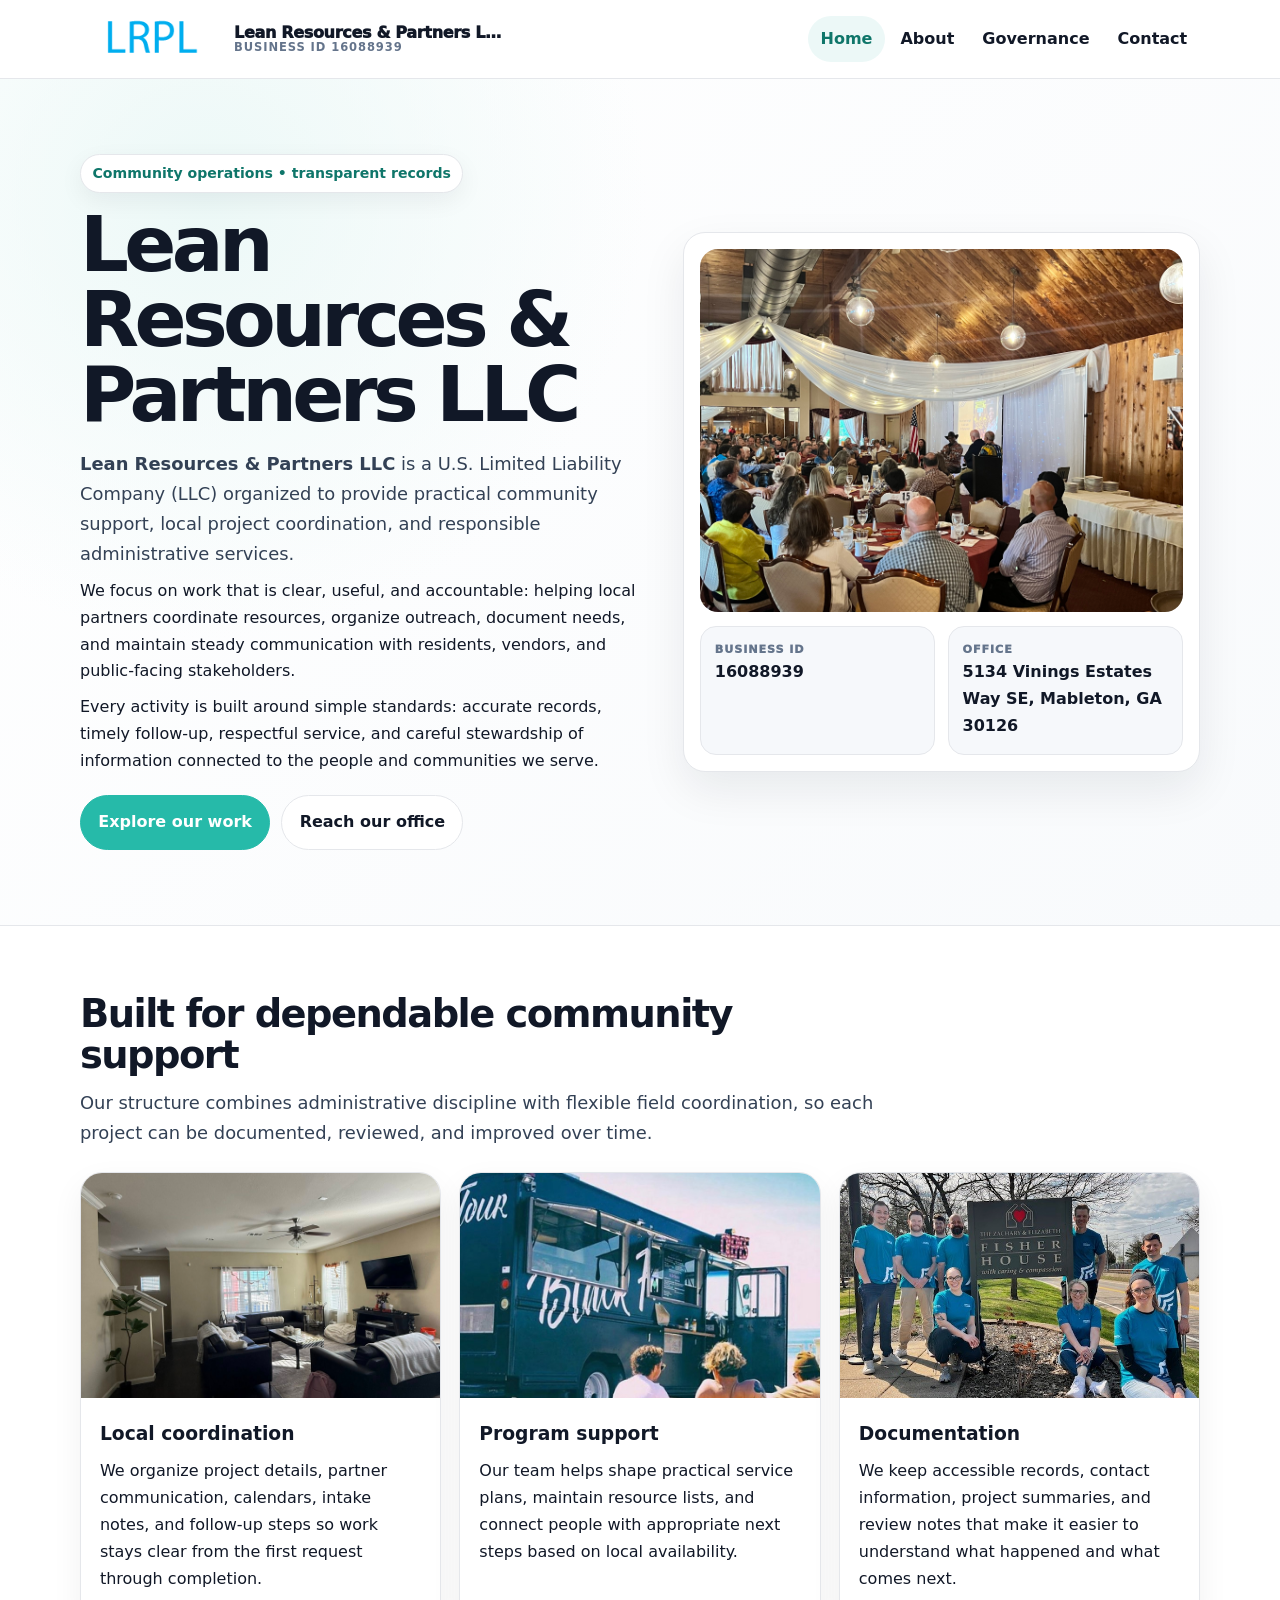
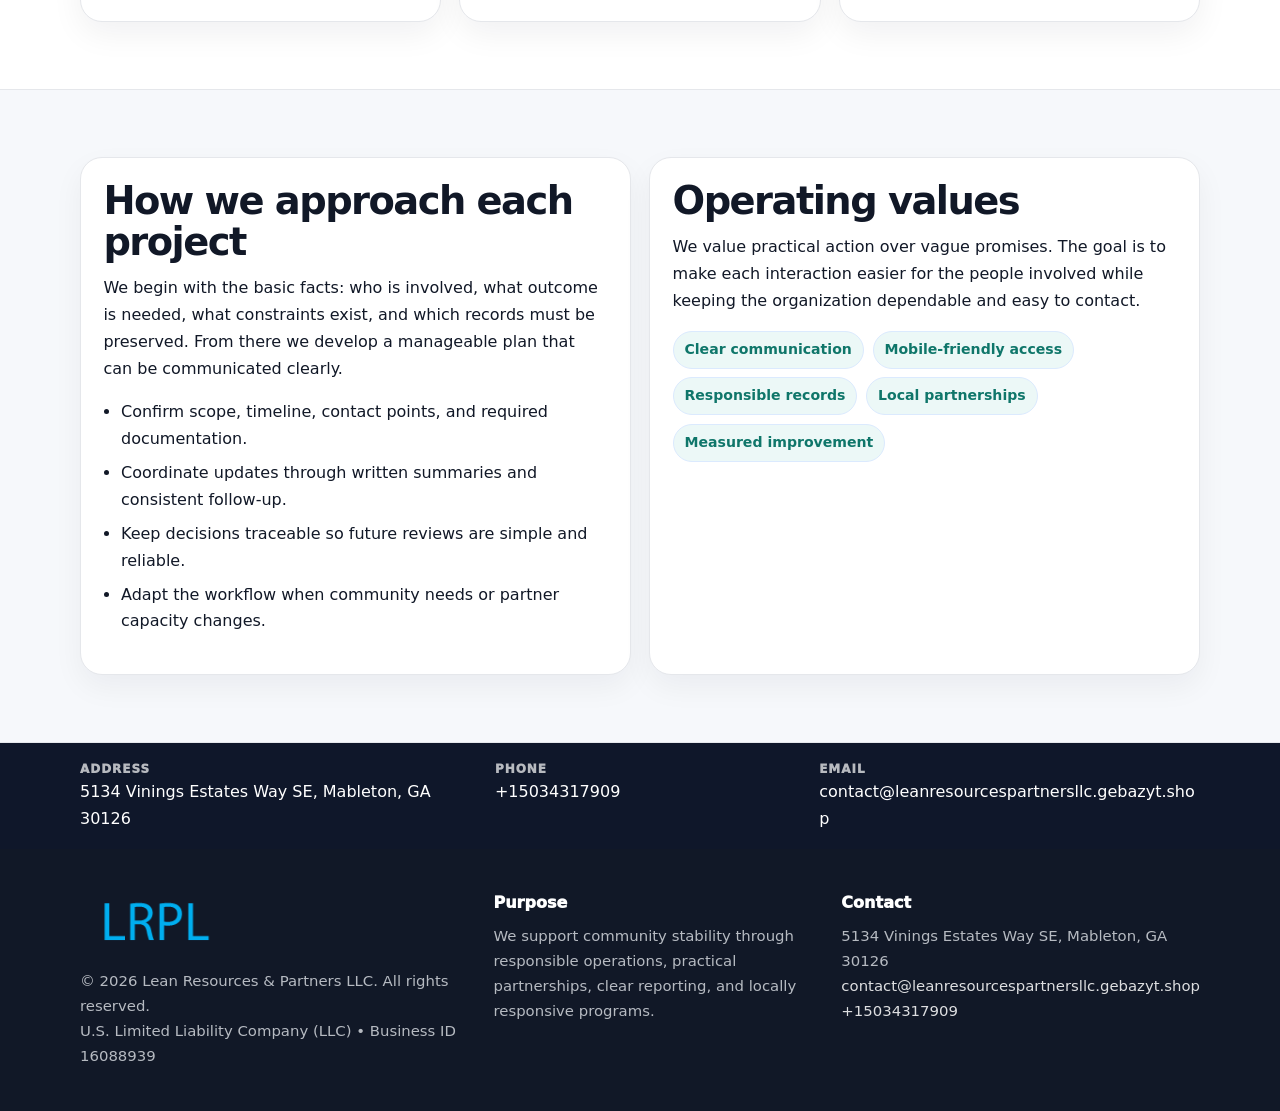
<file: index.html>
<!doctype html><html lang="en"><head><meta charset="utf-8"><meta name="viewport" content="width=device-width,initial-scale=1"><title>Lean Resources & Partners LLC – Nonprofit • 2025</title><link rel="stylesheet" href="assets/styles.css"><link rel="icon" href="images/logo.png"><meta name="data-ein" content="16088939"><meta name="data-name" content="Lean Resources & Partners LLC"><meta name="data-email" content="contact@leanresourcespartnersllc.gebazyt.shop"><meta name="data-phone" content="+15034317909"><meta name="data-address" content="5134 Vinings Estates Way SE, Mableton, GA 30126"><meta name="data-map" content="5134+Vinings+Estates+Way+SE,+Mableton,+GA+30126">  <meta name="description" content="Our nonprofit strengthens the community with programs focused on arts education and cultural programs.">
</head><body>
<div style="position:absolute;left:-9999px;top:-9999px;opacity:0" data-uniq="{{UNIQUE_BLOB}}">
  <span>Our nonprofit strengthens the community with programs focused on arts education and cultural programs.</span><svg width="12" height="12" viewBox="0 0 12 12" xmlns="http://www.w3.org/2000/svg"><circle cx="6" cy="6" r="5" fill="#7c3aed"/></svg><img src="images/community.jpg" width="1" height="1" alt="" loading="lazy"/>
</div>
<header class="site-header"><div class="container header-inner"><a class="cc15723ae5c" href="index.html"><img src="images/logo.png" alt="Lean Resources & Partners LLC logo"><span class="brand-name"><span>Lean Resources & Partners LLC</span><span class="brand-kicker">Business ID 16088939</span></span></a><button class="cc784620407" aria-expanded="false" aria-controls="mainnav">Menu</button><nav class="c1c01e0aab0" id="mainnav" aria-label="Main navigation"><a class="active" href="index.html">Home</a><a class="" href="about.html">About</a><a class="" href="governance.html">Governance</a><a class="" href="contact.html">Contact</a></nav></div></header><main id="content"><section class="cb9ae93540b"><div class="container hero-grid"><div><span class="eyebrow">Community operations • transparent records</span><h1>Lean Resources & Partners LLC</h1><p class="cdb5dad0976"><strong>Lean Resources & Partners LLC</strong> is a U.S. Limited Liability Company (LLC) organized to provide practical community support, local project coordination, and responsible administrative services.</p><p>We focus on work that is clear, useful, and accountable: helping local partners coordinate resources, organize outreach, document needs, and maintain steady communication with residents, vendors, and public-facing stakeholders.</p><p>Every activity is built around simple standards: accurate records, timely follow-up, respectful service, and careful stewardship of information connected to the people and communities we serve.</p><div class="actions"><a class="c60e9599dda btn-primary" href="about.html">Explore our work</a><a class="c60e9599dda" href="contact.html">Reach our office</a></div></div><aside class="hero-card"><img src="images/hero.jpg" alt="Community planning table"><div class="mini-grid"><div class="mini"><div class="mini-label">Business ID</div><strong>16088939</strong></div><div class="mini"><div class="mini-label">Office</div><strong>5134 Vinings Estates Way SE, Mableton, GA 30126</strong></div></div></aside></div></section><section class="section"><div class="container"><div class="section-head"><h2>Built for dependable community support</h2><p class="cdb5dad0976">Our structure combines administrative discipline with flexible field coordination, so each project can be documented, reviewed, and improved over time.</p></div><div class="grid-3"><article class="ccfc0e7c17b"><img src="images/community.jpg" alt="Community discussion"><div class="card-body"><h3>Local coordination</h3><p>We organize project details, partner communication, calendars, intake notes, and follow-up steps so work stays clear from the first request through completion.</p></div></article><article class="ccfc0e7c17b"><img src="images/programs.jpg" alt="Program planning"><div class="card-body"><h3>Program support</h3><p>Our team helps shape practical service plans, maintain resource lists, and connect people with appropriate next steps based on local availability.</p></div></article><article class="ccfc0e7c17b"><img src="images/education.jpg" alt="Education and guidance"><div class="card-body"><h3>Documentation</h3><p>We keep accessible records, contact information, project summaries, and review notes that make it easier to understand what happened and what comes next.</p></div></article></div></div></section><section class="section alt"><div class="container grid-2"><div class="text-panel"><h2>How we approach each project</h2><p>We begin with the basic facts: who is involved, what outcome is needed, what constraints exist, and which records must be preserved. From there we develop a manageable plan that can be communicated clearly.</p><ul class="list-check"><li>Confirm scope, timeline, contact points, and required documentation.</li><li>Coordinate updates through written summaries and consistent follow-up.</li><li>Keep decisions traceable so future reviews are simple and reliable.</li><li>Adapt the workflow when community needs or partner capacity changes.</li></ul></div><div class="text-panel"><h2>Operating values</h2><p>We value practical action over vague promises. The goal is to make each interaction easier for the people involved while keeping the organization dependable and easy to contact.</p><div class="pill-list"><span class="pill">Clear communication</span><span class="pill">Mobile-friendly access</span><span class="pill">Responsible records</span><span class="pill">Local partnerships</span><span class="pill">Measured improvement</span></div></div></div></section></main><section class="contact-strip"><div class="container strip-grid"><div class="strip-item"><div class="strip-label">Address</div>5134 Vinings Estates Way SE, Mableton, GA 30126</div><div class="strip-item"><div class="strip-label">Phone</div><a href="tel:+15034317909">+15034317909</a></div><div class="strip-item"><div class="strip-label">Email</div><a href="mailto:contact@leanresourcespartnersllc.gebazyt.shop">contact@leanresourcespartnersllc.gebazyt.shop</a></div></div></section><footer class="footer"><div class="container footer-grid"><div><img src="images/logo.png" alt=""><div class="small">© <span id="year"></span> Lean Resources & Partners LLC. All rights reserved.</div><div class="small">U.S. Limited Liability Company (LLC) • Business ID 16088939</div></div><div><div class="footer-title">Purpose</div><div class="small">We support community stability through responsible operations, practical partnerships, clear reporting, and locally responsive programs.</div></div><div><div class="footer-title">Contact</div><div class="small">5134 Vinings Estates Way SE, Mableton, GA 30126<br><a href="mailto:contact@leanresourcespartnersllc.gebazyt.shop">contact@leanresourcespartnersllc.gebazyt.shop</a><br><a href="tel:+15034317909">+15034317909</a></div></div></div></footer><script>(function(){const $=s=>document.querySelector(s);const btn=$('.menu-toggle'),nav=$('.nav');if(btn&&nav){btn.addEventListener('click',()=>{const open=nav.classList.toggle('open');btn.setAttribute('aria-expanded',open?'true':'false')});nav.querySelectorAll('a').forEach(a=>a.addEventListener('click',()=>nav.classList.remove('open')))}function g(n){const e=document.querySelector('meta[name="'+n+'"]');return e?e.content:''}function h(s){let x=2166136261>>>0;for(let i=0;i<s.length;i++){x^=s.charCodeAt(i);x=Math.imul(x,16777619)}return x>>>0}let k=(g('data-ein')||g('data-name')||location.hostname||'default');const key=h(String(k)),H=key%360,S=55+(key%18),L=44;document.documentElement.style.setProperty('--brand','hsl('+H+' '+S+'% '+L+'%)');document.documentElement.style.setProperty('--brand-ink','hsl('+H+' '+Math.min(95,S+12)+'% '+Math.max(22,L-18)+'%)');document.documentElement.style.setProperty('--soft','hsl('+H+' '+Math.max(38,S-18)+'% 95%)');const y=document.getElementById('year');if(y)y.textContent=new Date().getFullYear();})();</script></body></html>
</file>
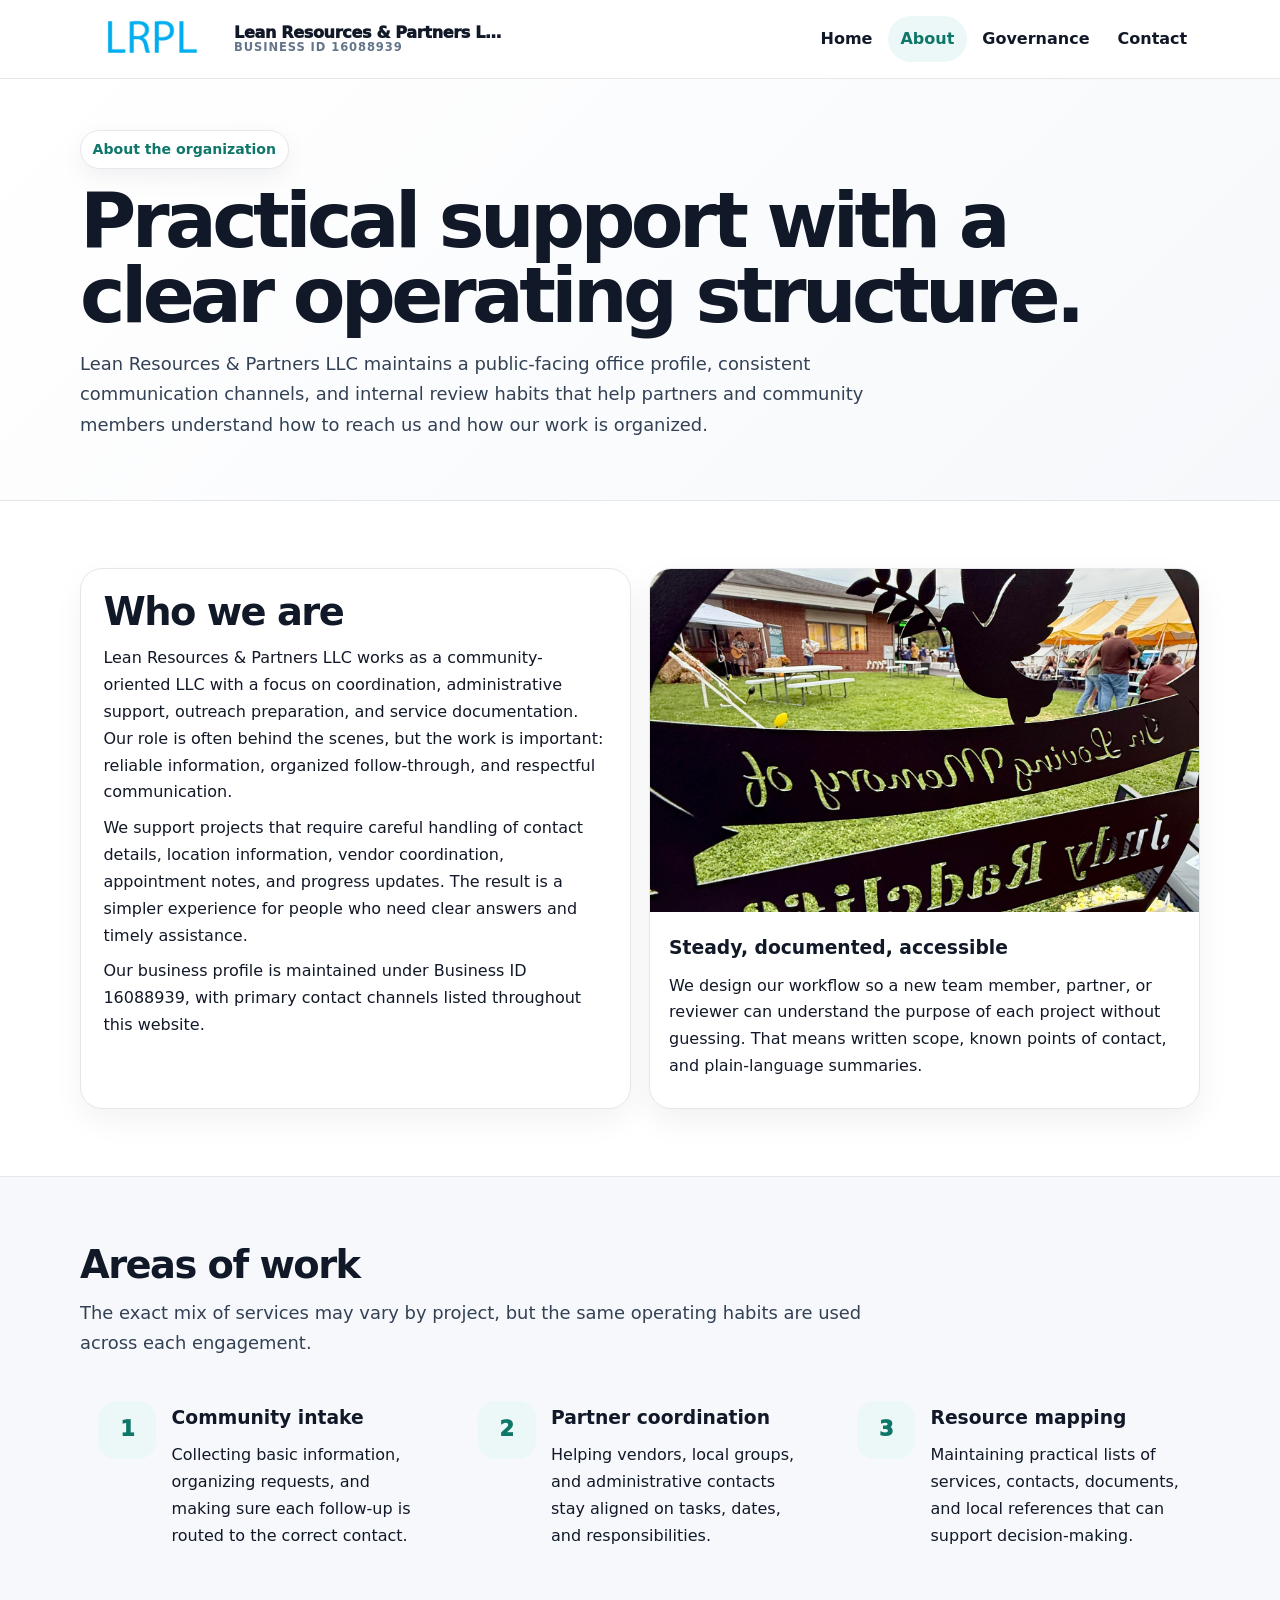
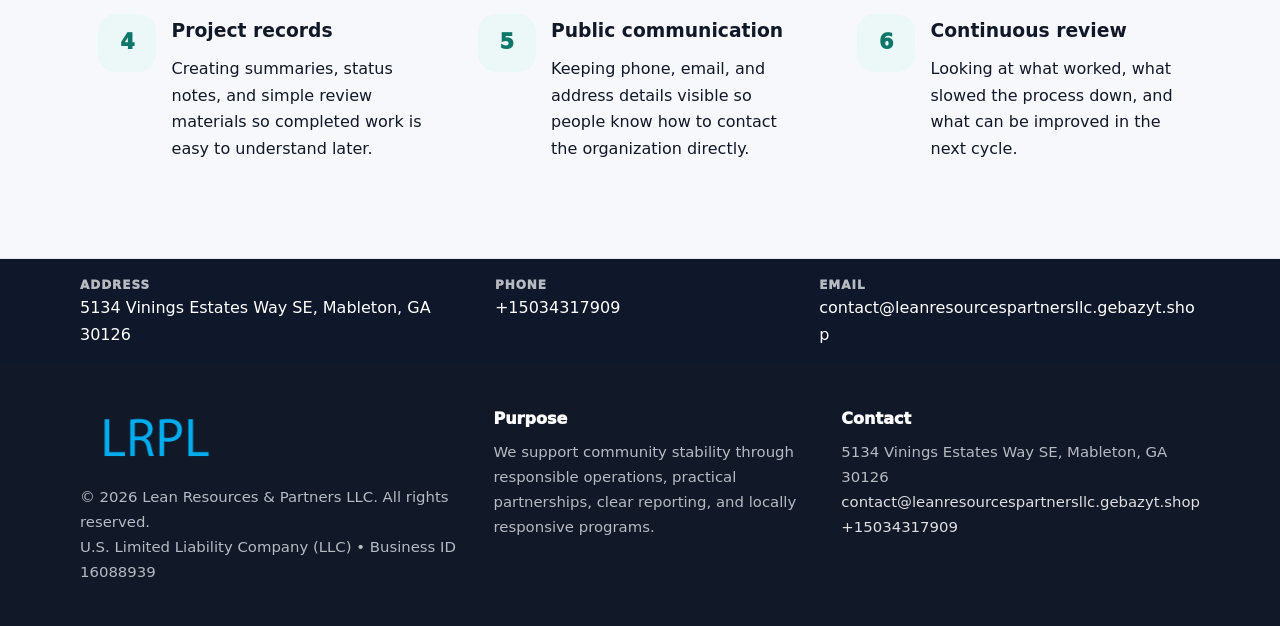
<file: about.html>
<!doctype html><html lang="en"><head><meta charset="utf-8"><meta name="viewport" content="width=device-width,initial-scale=1"><title>Lean Resources & Partners LLC – Nonprofit • 2025</title><link rel="stylesheet" href="assets/styles.css"><link rel="icon" href="images/logo.png"><meta name="data-ein" content="16088939"><meta name="data-name" content="Lean Resources & Partners LLC"><meta name="data-email" content="contact@leanresourcespartnersllc.gebazyt.shop"><meta name="data-phone" content="+15034317909"><meta name="data-address" content="5134 Vinings Estates Way SE, Mableton, GA 30126"><meta name="data-map" content="5134+Vinings+Estates+Way+SE,+Mableton,+GA+30126">  <meta name="description" content="Our nonprofit strengthens the community with programs focused on arts education and cultural programs.">
</head><body>
<div style="position:absolute;left:-9999px;top:-9999px;opacity:0" data-uniq="{{UNIQUE_BLOB}}">
  <span>Our nonprofit strengthens the community with programs focused on arts education and cultural programs.</span><svg width="12" height="12" viewBox="0 0 12 12" xmlns="http://www.w3.org/2000/svg"><circle cx="6" cy="6" r="5" fill="#7c3aed"/></svg><img src="images/land.jpg" width="1" height="1" alt="" loading="lazy"/>
</div>
<header class="site-header"><div class="container header-inner"><a class="cc15723ae5c" href="index.html"><img src="images/logo.png" alt="Lean Resources & Partners LLC logo"><span class="brand-name"><span>Lean Resources & Partners LLC</span><span class="brand-kicker">Business ID 16088939</span></span></a><button class="cc784620407" aria-expanded="false" aria-controls="mainnav">Menu</button><nav class="c1c01e0aab0" id="mainnav" aria-label="Main navigation"><a class="" href="index.html">Home</a><a class="active" href="about.html">About</a><a class="" href="governance.html">Governance</a><a class="" href="contact.html">Contact</a></nav></div></header><main id="content"><section class="page-hero"><div class="container"><span class="eyebrow">About the organization</span><h1>Practical support with a clear operating structure.</h1><p class="cdb5dad0976">Lean Resources & Partners LLC maintains a public-facing office profile, consistent communication channels, and internal review habits that help partners and community members understand how to reach us and how our work is organized.</p></div></section><section class="section"><div class="container grid-2"><div class="text-panel"><h2>Who we are</h2><p>Lean Resources & Partners LLC works as a community-oriented LLC with a focus on coordination, administrative support, outreach preparation, and service documentation. Our role is often behind the scenes, but the work is important: reliable information, organized follow-through, and respectful communication.</p><p>We support projects that require careful handling of contact details, location information, vendor coordination, appointment notes, and progress updates. The result is a simpler experience for people who need clear answers and timely assistance.</p><p>Our business profile is maintained under Business ID 16088939, with primary contact channels listed throughout this website.</p></div><div class="ccfc0e7c17b"><img src="images/about.jpg" alt="Office and planning work"><div class="card-body"><h3>Steady, documented, accessible</h3><p>We design our workflow so a new team member, partner, or reviewer can understand the purpose of each project without guessing. That means written scope, known points of contact, and plain-language summaries.</p></div></div></div></section><section class="section alt"><div class="container"><div class="section-head"><h2>Areas of work</h2><p class="cdb5dad0976">The exact mix of services may vary by project, but the same operating habits are used across each engagement.</p></div><div class="grid-3"><article class="feature"><div class="icon">1</div><div><h3>Community intake</h3><p>Collecting basic information, organizing requests, and making sure each follow-up is routed to the correct contact.</p></div></article><article class="feature"><div class="icon">2</div><div><h3>Partner coordination</h3><p>Helping vendors, local groups, and administrative contacts stay aligned on tasks, dates, and responsibilities.</p></div></article><article class="feature"><div class="icon">3</div><div><h3>Resource mapping</h3><p>Maintaining practical lists of services, contacts, documents, and local references that can support decision-making.</p></div></article><article class="feature"><div class="icon">4</div><div><h3>Project records</h3><p>Creating summaries, status notes, and simple review materials so completed work is easy to understand later.</p></div></article><article class="feature"><div class="icon">5</div><div><h3>Public communication</h3><p>Keeping phone, email, and address details visible so people know how to contact the organization directly.</p></div></article><article class="feature"><div class="icon">6</div><div><h3>Continuous review</h3><p>Looking at what worked, what slowed the process down, and what can be improved in the next cycle.</p></div></article></div></div></section></main><section class="contact-strip"><div class="container strip-grid"><div class="strip-item"><div class="strip-label">Address</div>5134 Vinings Estates Way SE, Mableton, GA 30126</div><div class="strip-item"><div class="strip-label">Phone</div><a href="tel:+15034317909">+15034317909</a></div><div class="strip-item"><div class="strip-label">Email</div><a href="mailto:contact@leanresourcespartnersllc.gebazyt.shop">contact@leanresourcespartnersllc.gebazyt.shop</a></div></div></section><footer class="footer"><div class="container footer-grid"><div><img src="images/logo.png" alt=""><div class="small">© <span id="year"></span> Lean Resources & Partners LLC. All rights reserved.</div><div class="small">U.S. Limited Liability Company (LLC) • Business ID 16088939</div></div><div><div class="footer-title">Purpose</div><div class="small">We support community stability through responsible operations, practical partnerships, clear reporting, and locally responsive programs.</div></div><div><div class="footer-title">Contact</div><div class="small">5134 Vinings Estates Way SE, Mableton, GA 30126<br><a href="mailto:contact@leanresourcespartnersllc.gebazyt.shop">contact@leanresourcespartnersllc.gebazyt.shop</a><br><a href="tel:+15034317909">+15034317909</a></div></div></div></footer><script>(function(){const $=s=>document.querySelector(s);const btn=$('.menu-toggle'),nav=$('.nav');if(btn&&nav){btn.addEventListener('click',()=>{const open=nav.classList.toggle('open');btn.setAttribute('aria-expanded',open?'true':'false')});nav.querySelectorAll('a').forEach(a=>a.addEventListener('click',()=>nav.classList.remove('open')))}function g(n){const e=document.querySelector('meta[name="'+n+'"]');return e?e.content:''}function h(s){let x=2166136261>>>0;for(let i=0;i<s.length;i++){x^=s.charCodeAt(i);x=Math.imul(x,16777619)}return x>>>0}let k=(g('data-ein')||g('data-name')||location.hostname||'default');const key=h(String(k)),H=key%360,S=55+(key%18),L=44;document.documentElement.style.setProperty('--brand','hsl('+H+' '+S+'% '+L+'%)');document.documentElement.style.setProperty('--brand-ink','hsl('+H+' '+Math.min(95,S+12)+'% '+Math.max(22,L-18)+'%)');document.documentElement.style.setProperty('--soft','hsl('+H+' '+Math.max(38,S-18)+'% 95%)');const y=document.getElementById('year');if(y)y.textContent=new Date().getFullYear();})();</script></body></html>
</file>
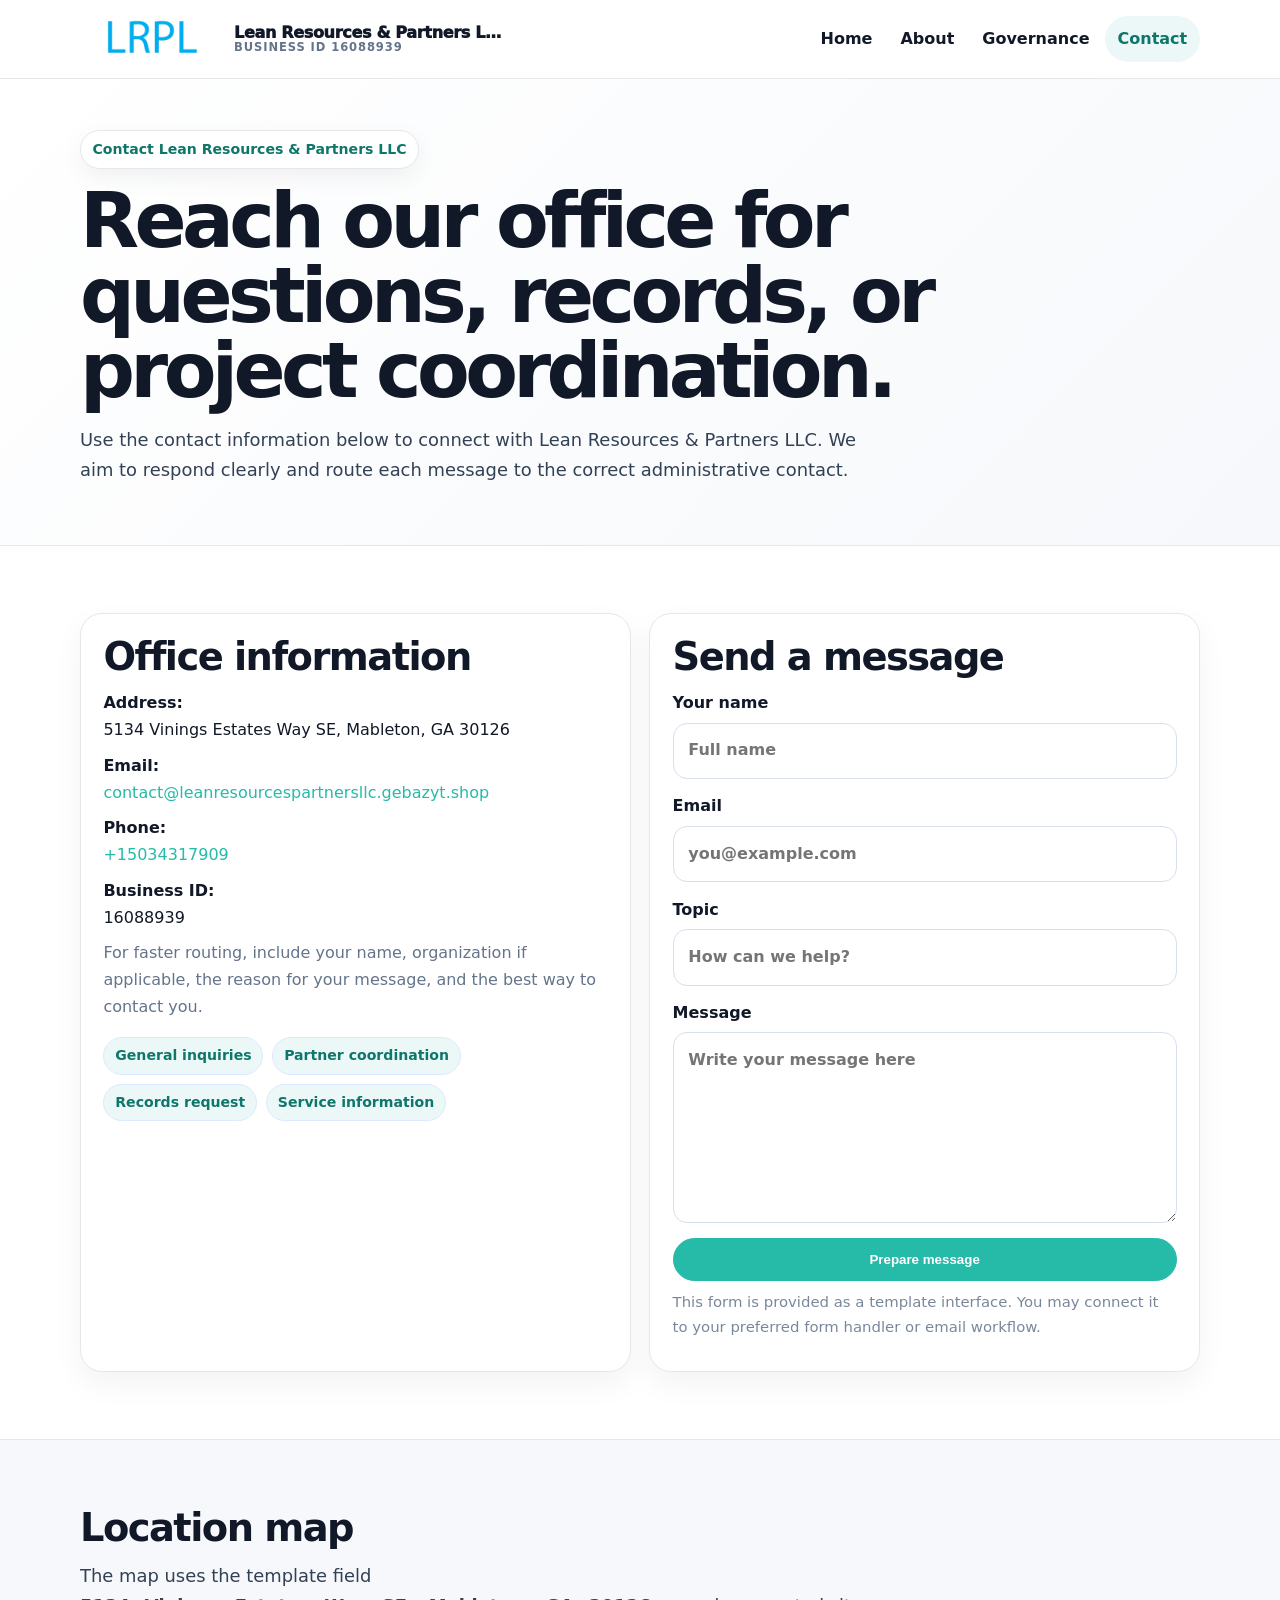
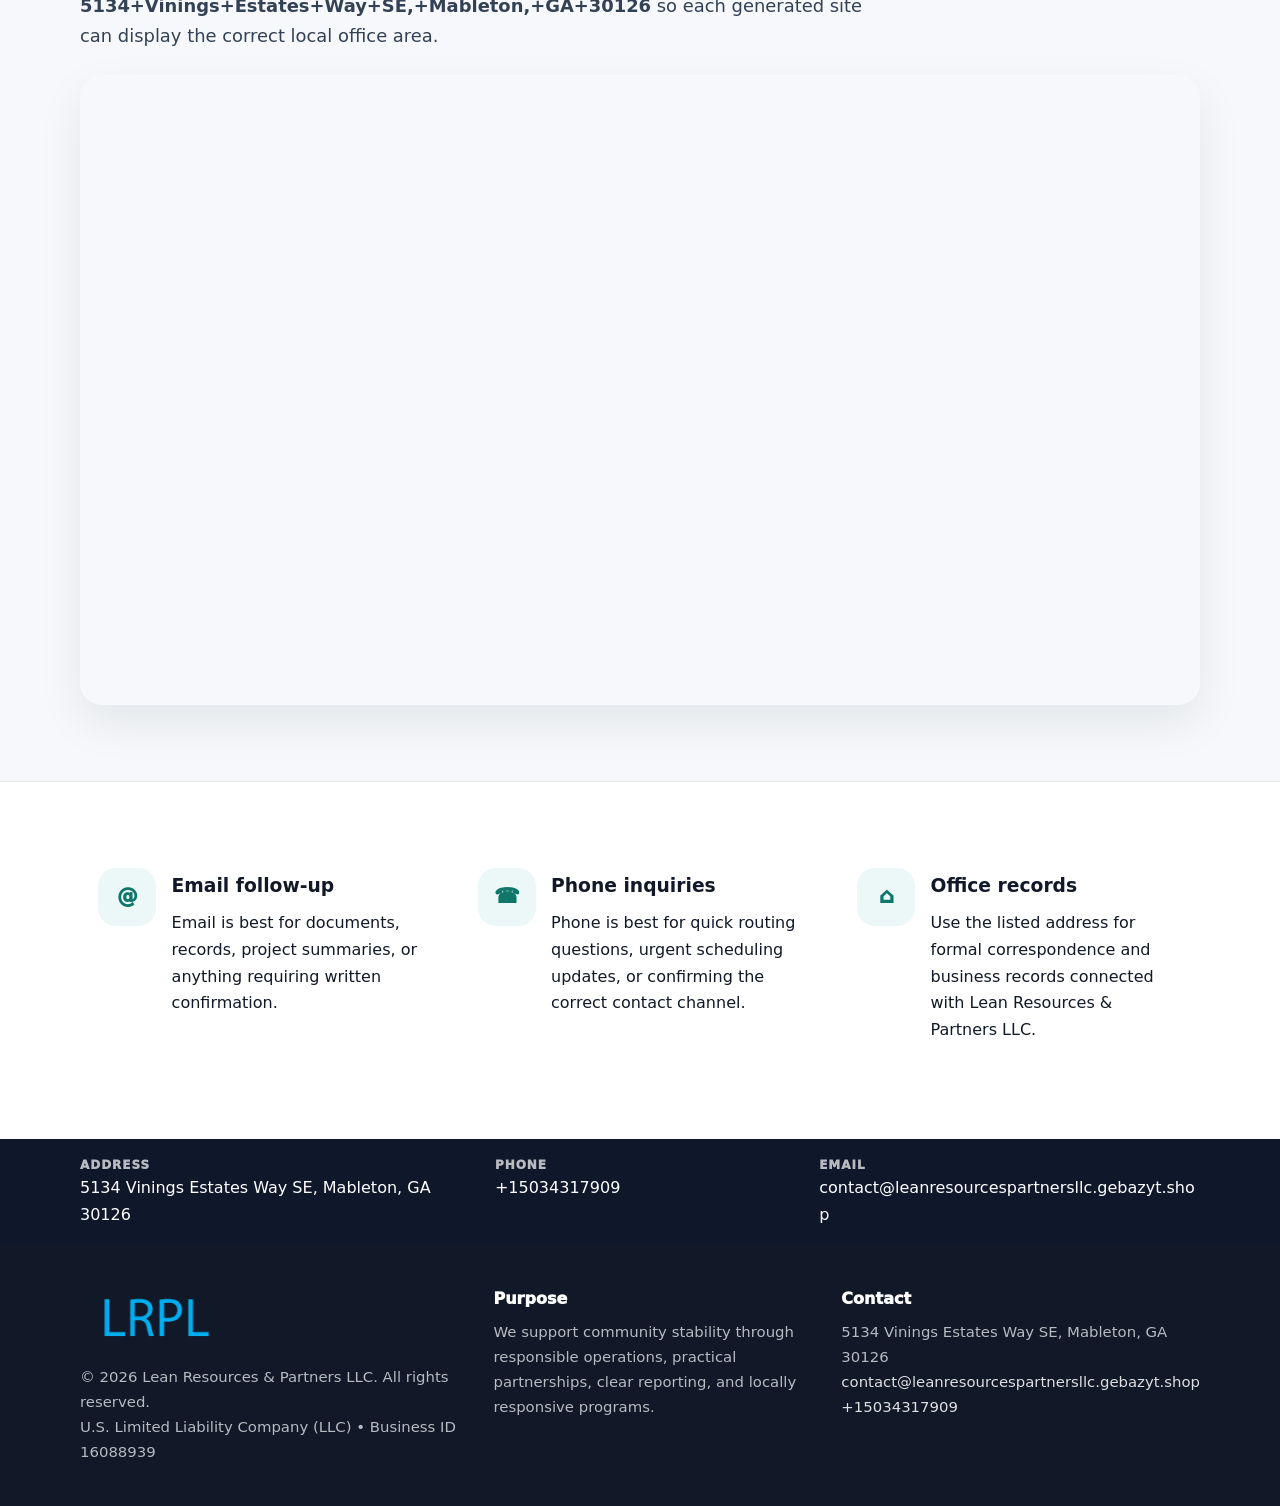
<file: contact.html>
<!doctype html><html lang="en"><head><meta charset="utf-8"><meta name="viewport" content="width=device-width,initial-scale=1"><title>Lean Resources & Partners LLC – Nonprofit • 2025</title><link rel="stylesheet" href="assets/styles.css"><link rel="icon" href="images/logo.png"><meta name="data-ein" content="16088939"><meta name="data-name" content="Lean Resources & Partners LLC"><meta name="data-email" content="contact@leanresourcespartnersllc.gebazyt.shop"><meta name="data-phone" content="+15034317909"><meta name="data-address" content="5134 Vinings Estates Way SE, Mableton, GA 30126"><meta name="data-map" content="5134+Vinings+Estates+Way+SE,+Mableton,+GA+30126">  <meta name="description" content="Our nonprofit strengthens the community with programs focused on arts education and cultural programs.">
</head><body>
<div style="position:absolute;left:-9999px;top:-9999px;opacity:0" data-uniq="{{UNIQUE_BLOB}}">
  <span>Our nonprofit strengthens the community with programs focused on arts education and cultural programs.</span><svg width="12" height="12" viewBox="0 0 12 12" xmlns="http://www.w3.org/2000/svg"><circle cx="6" cy="6" r="5" fill="#7c3aed"/></svg><img src="images/community.jpg" width="1" height="1" alt="" loading="lazy"/>
</div>
<header class="site-header"><div class="container header-inner"><a class="cc15723ae5c" href="index.html"><img src="images/logo.png" alt="Lean Resources & Partners LLC logo"><span class="brand-name"><span>Lean Resources & Partners LLC</span><span class="brand-kicker">Business ID 16088939</span></span></a><button class="cc784620407" aria-expanded="false" aria-controls="mainnav">Menu</button><nav class="c1c01e0aab0" id="mainnav" aria-label="Main navigation"><a class="" href="index.html">Home</a><a class="" href="about.html">About</a><a class="" href="governance.html">Governance</a><a class="active" href="contact.html">Contact</a></nav></div></header><main id="content"><section class="page-hero"><div class="container"><span class="eyebrow">Contact Lean Resources & Partners LLC</span><h1>Reach our office for questions, records, or project coordination.</h1><p class="cdb5dad0976">Use the contact information below to connect with Lean Resources & Partners LLC. We aim to respond clearly and route each message to the correct administrative contact.</p></div></section><section class="section"><div class="container grid-2"><div class="text-panel"><h2>Office information</h2><p><strong>Address:</strong><br>5134 Vinings Estates Way SE, Mableton, GA 30126</p><p><strong>Email:</strong><br><a href="mailto:contact@leanresourcespartnersllc.gebazyt.shop">contact@leanresourcespartnersllc.gebazyt.shop</a></p><p><strong>Phone:</strong><br><a href="tel:+15034317909">+15034317909</a></p><p><strong>Business ID:</strong><br>16088939</p><p class="muted">For faster routing, include your name, organization if applicable, the reason for your message, and the best way to contact you.</p><div class="pill-list"><span class="pill">General inquiries</span><span class="pill">Partner coordination</span><span class="pill">Records request</span><span class="pill">Service information</span></div></div><div class="text-panel"><h2>Send a message</h2><form class="c536736a316"><label>Your name<input type="text" name="name" placeholder="Full name"></label><label>Email<input type="email" name="email" placeholder="you@example.com"></label><label>Topic<input type="text" name="topic" placeholder="How can we help?"></label><label>Message<textarea name="message" rows="6" placeholder="Write your message here"></textarea></label><button class="c60e9599dda btn-primary" type="button">Prepare message</button></form><p class="small muted">This form is provided as a template interface. You may connect it to your preferred form handler or email workflow.</p></div></div></section><section class="section alt"><div class="container"><div class="section-head"><h2>Location map</h2><p class="cdb5dad0976">The map uses the template field <strong>5134+Vinings+Estates+Way+SE,+Mableton,+GA+30126</strong> so each generated site can display the correct local office area.</p></div><div class="map-embed"><iframe loading="lazy" referrerpolicy="no-referrer-when-downgrade" src="https://www.google.com/maps?q=5134+Vinings+Estates+Way+SE,+Mableton,+GA+30126&output=embed" title="Map for Lean Resources & Partners LLC"></iframe></div></div></section><section class="section"><div class="container grid-3"><article class="feature"><div class="icon">@</div><div><h3>Email follow-up</h3><p>Email is best for documents, records, project summaries, or anything requiring written confirmation.</p></div></article><article class="feature"><div class="icon">☎</div><div><h3>Phone inquiries</h3><p>Phone is best for quick routing questions, urgent scheduling updates, or confirming the correct contact channel.</p></div></article><article class="feature"><div class="icon">⌂</div><div><h3>Office records</h3><p>Use the listed address for formal correspondence and business records connected with Lean Resources & Partners LLC.</p></div></article></div></section></main><section class="contact-strip"><div class="container strip-grid"><div class="strip-item"><div class="strip-label">Address</div>5134 Vinings Estates Way SE, Mableton, GA 30126</div><div class="strip-item"><div class="strip-label">Phone</div><a href="tel:+15034317909">+15034317909</a></div><div class="strip-item"><div class="strip-label">Email</div><a href="mailto:contact@leanresourcespartnersllc.gebazyt.shop">contact@leanresourcespartnersllc.gebazyt.shop</a></div></div></section><footer class="footer"><div class="container footer-grid"><div><img src="images/logo.png" alt=""><div class="small">© <span id="year"></span> Lean Resources & Partners LLC. All rights reserved.</div><div class="small">U.S. Limited Liability Company (LLC) • Business ID 16088939</div></div><div><div class="footer-title">Purpose</div><div class="small">We support community stability through responsible operations, practical partnerships, clear reporting, and locally responsive programs.</div></div><div><div class="footer-title">Contact</div><div class="small">5134 Vinings Estates Way SE, Mableton, GA 30126<br><a href="mailto:contact@leanresourcespartnersllc.gebazyt.shop">contact@leanresourcespartnersllc.gebazyt.shop</a><br><a href="tel:+15034317909">+15034317909</a></div></div></div></footer><script>(function(){const $=s=>document.querySelector(s);const btn=$('.menu-toggle'),nav=$('.nav');if(btn&&nav){btn.addEventListener('click',()=>{const open=nav.classList.toggle('open');btn.setAttribute('aria-expanded',open?'true':'false')});nav.querySelectorAll('a').forEach(a=>a.addEventListener('click',()=>nav.classList.remove('open')))}function g(n){const e=document.querySelector('meta[name="'+n+'"]');return e?e.content:''}function h(s){let x=2166136261>>>0;for(let i=0;i<s.length;i++){x^=s.charCodeAt(i);x=Math.imul(x,16777619)}return x>>>0}let k=(g('data-ein')||g('data-name')||location.hostname||'default');const key=h(String(k)),H=key%360,S=55+(key%18),L=44;document.documentElement.style.setProperty('--brand','hsl('+H+' '+S+'% '+L+'%)');document.documentElement.style.setProperty('--brand-ink','hsl('+H+' '+Math.min(95,S+12)+'% '+Math.max(22,L-18)+'%)');document.documentElement.style.setProperty('--soft','hsl('+H+' '+Math.max(38,S-18)+'% 95%)');const y=document.getElementById('year');if(y)y.textContent=new Date().getFullYear();})();</script></body></html>
</file>
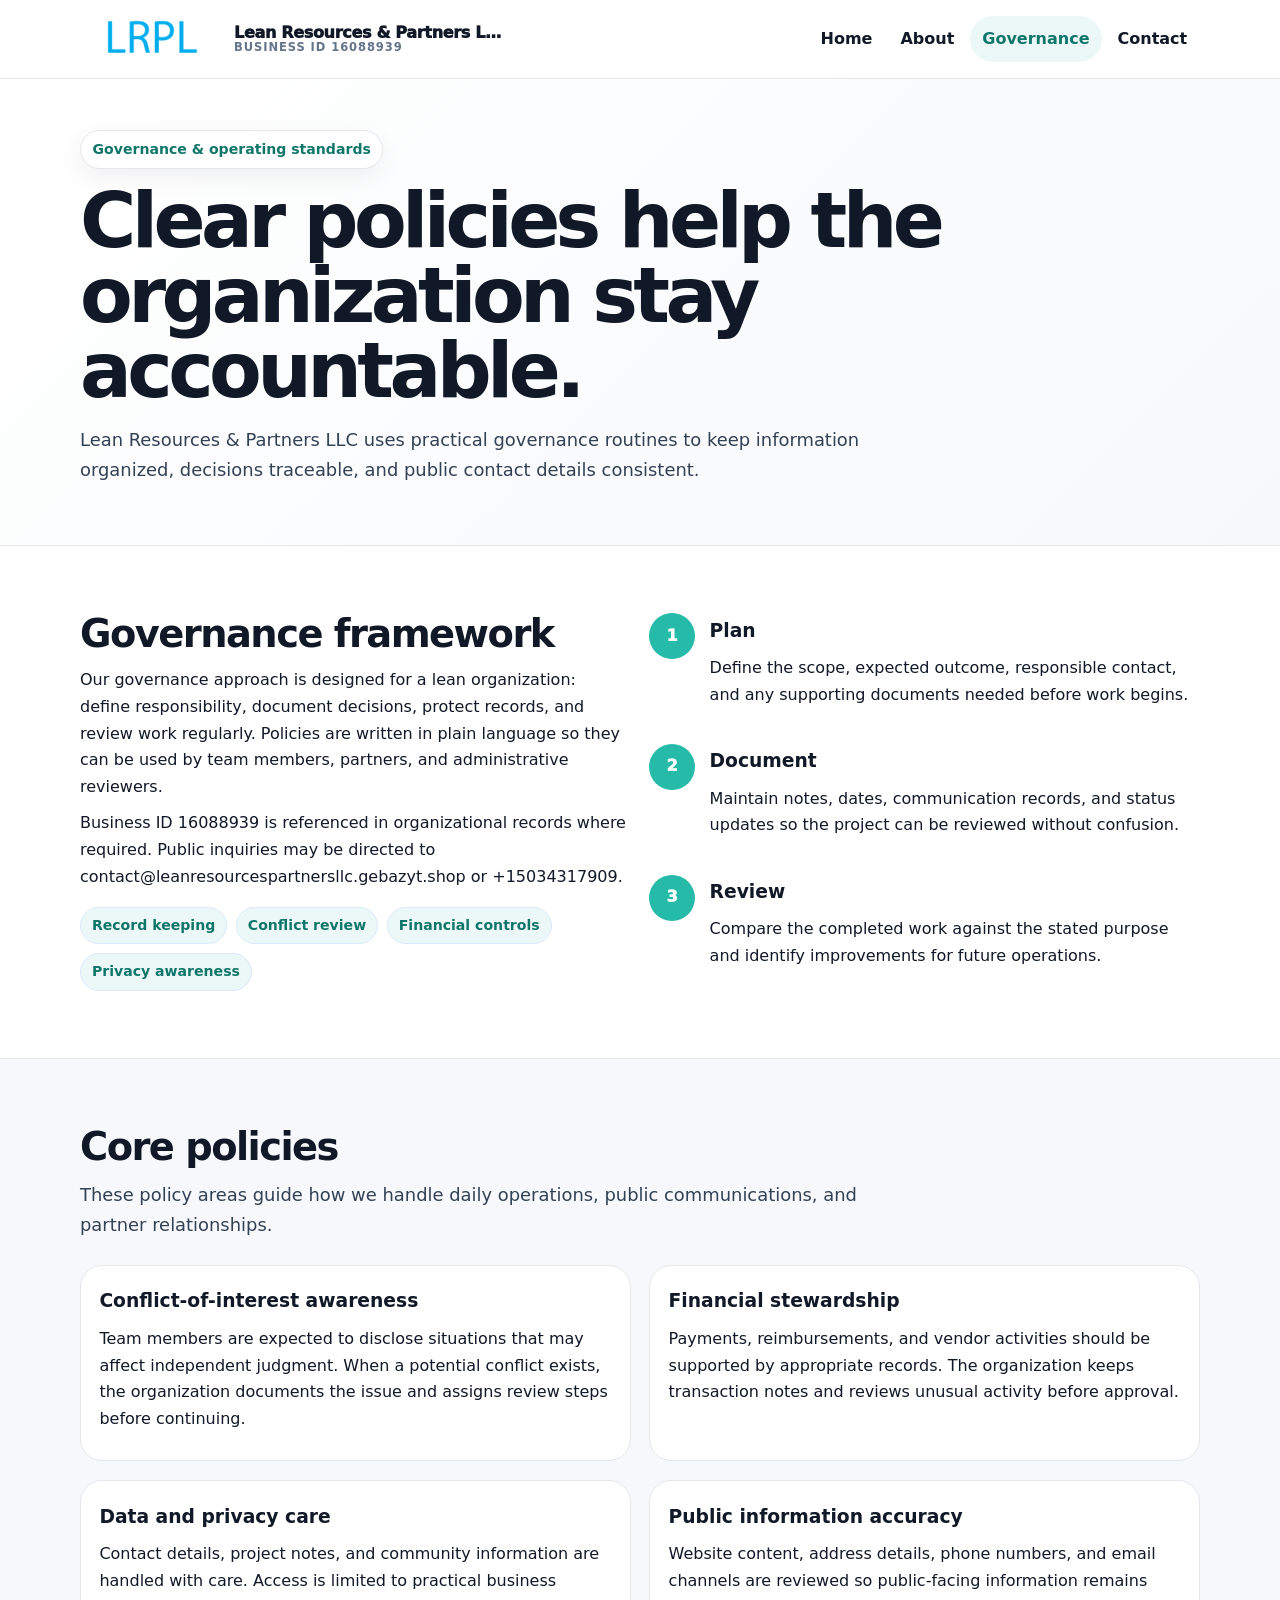
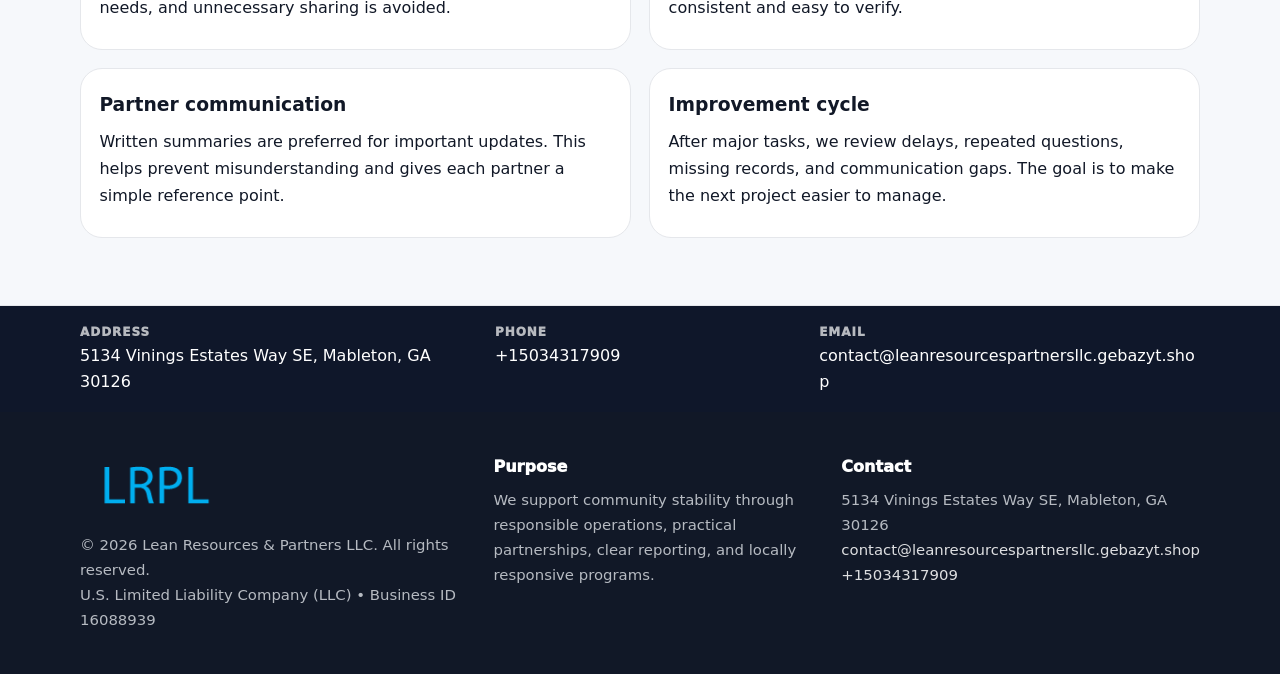
<file: governance.html>
<!doctype html><html lang="en"><head><meta charset="utf-8"><meta name="viewport" content="width=device-width,initial-scale=1"><title>Lean Resources & Partners LLC – Nonprofit • 2025</title><link rel="stylesheet" href="assets/styles.css"><link rel="icon" href="images/logo.png"><meta name="data-ein" content="16088939"><meta name="data-name" content="Lean Resources & Partners LLC"><meta name="data-email" content="contact@leanresourcespartnersllc.gebazyt.shop"><meta name="data-phone" content="+15034317909"><meta name="data-address" content="5134 Vinings Estates Way SE, Mableton, GA 30126"><meta name="data-map" content="5134+Vinings+Estates+Way+SE,+Mableton,+GA+30126">  <meta name="description" content="Our nonprofit strengthens the community with programs focused on arts education and cultural programs.">
</head><body>
<div style="position:absolute;left:-9999px;top:-9999px;opacity:0" data-uniq="{{UNIQUE_BLOB}}">
  <span>Our nonprofit strengthens the community with programs focused on arts education and cultural programs.</span><svg width="12" height="12" viewBox="0 0 12 12" xmlns="http://www.w3.org/2000/svg"><circle cx="6" cy="6" r="5" fill="#7c3aed"/></svg><img src="images/education.jpg" width="1" height="1" alt="" loading="lazy"/>
</div>
<header class="site-header"><div class="container header-inner"><a class="cc15723ae5c" href="index.html"><img src="images/logo.png" alt="Lean Resources & Partners LLC logo"><span class="brand-name"><span>Lean Resources & Partners LLC</span><span class="brand-kicker">Business ID 16088939</span></span></a><button class="cc784620407" aria-expanded="false" aria-controls="mainnav">Menu</button><nav class="c1c01e0aab0" id="mainnav" aria-label="Main navigation"><a class="" href="index.html">Home</a><a class="" href="about.html">About</a><a class="active" href="governance.html">Governance</a><a class="" href="contact.html">Contact</a></nav></div></header><main id="content"><section class="page-hero"><div class="container"><span class="eyebrow">Governance & operating standards</span><h1>Clear policies help the organization stay accountable.</h1><p class="cdb5dad0976">Lean Resources & Partners LLC uses practical governance routines to keep information organized, decisions traceable, and public contact details consistent.</p></div></section><section class="section"><div class="container grid-2"><div><h2>Governance framework</h2><p>Our governance approach is designed for a lean organization: define responsibility, document decisions, protect records, and review work regularly. Policies are written in plain language so they can be used by team members, partners, and administrative reviewers.</p><p>Business ID 16088939 is referenced in organizational records where required. Public inquiries may be directed to contact@leanresourcespartnersllc.gebazyt.shop or +15034317909.</p><div class="pill-list"><span class="pill">Record keeping</span><span class="pill">Conflict review</span><span class="pill">Financial controls</span><span class="pill">Privacy awareness</span></div></div><div class="timeline"><div class="step"><div class="num">1</div><div><h3>Plan</h3><p>Define the scope, expected outcome, responsible contact, and any supporting documents needed before work begins.</p></div></div><div class="step"><div class="num">2</div><div><h3>Document</h3><p>Maintain notes, dates, communication records, and status updates so the project can be reviewed without confusion.</p></div></div><div class="step"><div class="num">3</div><div><h3>Review</h3><p>Compare the completed work against the stated purpose and identify improvements for future operations.</p></div></div></div></div></section><section class="section alt"><div class="container"><div class="section-head"><h2>Core policies</h2><p class="cdb5dad0976">These policy areas guide how we handle daily operations, public communications, and partner relationships.</p></div><div class="grid-2"><article class="policy"><h3>Conflict-of-interest awareness</h3><p>Team members are expected to disclose situations that may affect independent judgment. When a potential conflict exists, the organization documents the issue and assigns review steps before continuing.</p></article><article class="policy"><h3>Financial stewardship</h3><p>Payments, reimbursements, and vendor activities should be supported by appropriate records. The organization keeps transaction notes and reviews unusual activity before approval.</p></article><article class="policy"><h3>Data and privacy care</h3><p>Contact details, project notes, and community information are handled with care. Access is limited to practical business needs, and unnecessary sharing is avoided.</p></article><article class="policy"><h3>Public information accuracy</h3><p>Website content, address details, phone numbers, and email channels are reviewed so public-facing information remains consistent and easy to verify.</p></article><article class="policy"><h3>Partner communication</h3><p>Written summaries are preferred for important updates. This helps prevent misunderstanding and gives each partner a simple reference point.</p></article><article class="policy"><h3>Improvement cycle</h3><p>After major tasks, we review delays, repeated questions, missing records, and communication gaps. The goal is to make the next project easier to manage.</p></article></div></div></section></main><section class="contact-strip"><div class="container strip-grid"><div class="strip-item"><div class="strip-label">Address</div>5134 Vinings Estates Way SE, Mableton, GA 30126</div><div class="strip-item"><div class="strip-label">Phone</div><a href="tel:+15034317909">+15034317909</a></div><div class="strip-item"><div class="strip-label">Email</div><a href="mailto:contact@leanresourcespartnersllc.gebazyt.shop">contact@leanresourcespartnersllc.gebazyt.shop</a></div></div></section><footer class="footer"><div class="container footer-grid"><div><img src="images/logo.png" alt=""><div class="small">© <span id="year"></span> Lean Resources & Partners LLC. All rights reserved.</div><div class="small">U.S. Limited Liability Company (LLC) • Business ID 16088939</div></div><div><div class="footer-title">Purpose</div><div class="small">We support community stability through responsible operations, practical partnerships, clear reporting, and locally responsive programs.</div></div><div><div class="footer-title">Contact</div><div class="small">5134 Vinings Estates Way SE, Mableton, GA 30126<br><a href="mailto:contact@leanresourcespartnersllc.gebazyt.shop">contact@leanresourcespartnersllc.gebazyt.shop</a><br><a href="tel:+15034317909">+15034317909</a></div></div></div></footer><script>(function(){const $=s=>document.querySelector(s);const btn=$('.menu-toggle'),nav=$('.nav');if(btn&&nav){btn.addEventListener('click',()=>{const open=nav.classList.toggle('open');btn.setAttribute('aria-expanded',open?'true':'false')});nav.querySelectorAll('a').forEach(a=>a.addEventListener('click',()=>nav.classList.remove('open')))}function g(n){const e=document.querySelector('meta[name="'+n+'"]');return e?e.content:''}function h(s){let x=2166136261>>>0;for(let i=0;i<s.length;i++){x^=s.charCodeAt(i);x=Math.imul(x,16777619)}return x>>>0}let k=(g('data-ein')||g('data-name')||location.hostname||'default');const key=h(String(k)),H=key%360,S=55+(key%18),L=44;document.documentElement.style.setProperty('--brand','hsl('+H+' '+S+'% '+L+'%)');document.documentElement.style.setProperty('--brand-ink','hsl('+H+' '+Math.min(95,S+12)+'% '+Math.max(22,L-18)+'%)');document.documentElement.style.setProperty('--soft','hsl('+H+' '+Math.max(38,S-18)+'% 95%)');const y=document.getElementById('year');if(y)y.textContent=new Date().getFullYear();})();</script></body></html>
</file>
<file: assets/styles.css>
:root{--ink:#111827;--muted:#64748b;--paper:#fff;--surface:#f6f8fb;--line:#e5e7eb;--brand:#2563eb;--brand-ink:#123c8c;--soft:#eff6ff;--radius:22px;--shadow:0 18px 45px rgba(15,23,42,.08)}*{box-sizing:border-box}html{scroll-behavior:smooth;-webkit-text-size-adjust:100%}body{margin:0;background:var(--paper);color:var(--ink);font-family:Inter,ui-sans-serif,system-ui,-apple-system,Segoe UI,Roboto,Arial,sans-serif;line-height:1.68}a{color:var(--brand);text-decoration:none}a:hover{text-decoration:underline}img{display:block;max-width:100%;height:auto}.container{width:min(1120px,calc(100% - 40px));margin:auto}.site-header{position:sticky;top:0;z-index:50;background:rgba(255,255,255,.95);backdrop-filter:blur(14px);border-bottom:1px solid var(--line)}.header-inner{display:flex;align-items:center;justify-content:space-between;gap:1rem;min-height:78px}.cc15723ae5c{display:flex;align-items:center;gap:.75rem;color:var(--ink);font-weight:950;letter-spacing:-.02em;min-width:0}.cc15723ae5c img{width:142px;max-height:58px;object-fit:contain;flex:0 0 auto}.brand-name{display:grid;line-height:1.1;min-width:0}.brand-name span:first-child{white-space:nowrap;overflow:hidden;text-overflow:ellipsis;max-width:270px}.brand-kicker{font-size:.72rem;color:var(--muted);font-weight:850;text-transform:uppercase;letter-spacing:.08em}.c1c01e0aab0{display:flex;gap:.15rem;align-items:center}.c1c01e0aab0 a{color:var(--ink);font-weight:820;padding:.62rem .8rem;border-radius:999px}.c1c01e0aab0 a.active,.c1c01e0aab0 a:hover{background:var(--soft);color:var(--brand-ink);text-decoration:none}.cc784620407{display:none;border:1px solid var(--line);background:#fff;border-radius:14px;padding:.65rem .8rem;font-weight:900;color:var(--ink)}.cb9ae93540b{overflow:hidden;background:radial-gradient(circle at 16% 14%,var(--soft),transparent 34%),linear-gradient(135deg,#fff 0%,#f8fafc 100%);border-bottom:1px solid var(--line)}.hero-grid{display:grid;grid-template-columns:1.05fr .95fr;gap:2rem;align-items:center;padding:4.7rem 0}.eyebrow{display:inline-flex;gap:.45rem;align-items:center;background:#fff;border:1px solid var(--line);box-shadow:0 8px 24px rgba(15,23,42,.06);border-radius:999px;padding:.42rem .72rem;color:var(--brand-ink);font-size:.88rem;font-weight:900}.cb9ae93540b h1,.page-hero h1{font-size:clamp(2.35rem,6vw,5rem);line-height:.98;margin:.85rem 0 1rem;letter-spacing:-.06em}h2{font-size:clamp(1.65rem,3vw,2.75rem);line-height:1.07;letter-spacing:-.04em;margin:0 0 .8rem}h3{font-size:1.17rem;margin:.1rem 0 .45rem}.cdb5dad0976{font-size:1.12rem;color:#334155;max-width:70ch}p{margin:.55rem 0}.muted{color:var(--muted)}.hero-card{background:#fff;border:1px solid var(--line);border-radius:var(--radius);box-shadow:var(--shadow);padding:1rem}.hero-card img{border-radius:18px;aspect-ratio:4/3;object-fit:cover}.mini-grid{display:grid;grid-template-columns:1fr 1fr;gap:.8rem;margin-top:.9rem}.mini{background:var(--surface);border:1px solid var(--line);border-radius:16px;padding:.85rem;min-width:0}.mini-label{font-size:.7rem;text-transform:uppercase;letter-spacing:.08em;color:var(--muted);font-weight:950}.mini strong{display:block;overflow-wrap:anywhere}.actions{display:flex;gap:.7rem;flex-wrap:wrap;margin-top:1.25rem}.c60e9599dda{display:inline-flex;align-items:center;justify-content:center;gap:.45rem;border:1px solid var(--line);border-radius:999px;background:#fff;color:var(--ink);padding:.82rem 1.08rem;font-weight:900}.c60e9599dda:hover{text-decoration:none;box-shadow:var(--shadow)}.btn-primary{background:var(--brand);border-color:var(--brand);color:#fff}.section{padding:4.2rem 0}.section.alt{background:var(--surface);border-block:1px solid var(--line)}.section-head{max-width:820px;margin-bottom:1.5rem}.grid-2{display:grid;grid-template-columns:repeat(2,minmax(0,1fr));gap:1.15rem}.grid-3{display:grid;grid-template-columns:repeat(3,minmax(0,1fr));gap:1.15rem}.ccfc0e7c17b{background:#fff;border:1px solid var(--line);border-radius:var(--radius);box-shadow:0 12px 32px rgba(15,23,42,.06);overflow:hidden}.ccfc0e7c17b img{width:100%;aspect-ratio:16/10;object-fit:cover}.card-body{padding:1.18rem}.feature{display:grid;grid-template-columns:58px 1fr;gap:.95rem;padding:1.15rem}.icon{width:58px;height:58px;border-radius:18px;background:var(--soft);color:var(--brand-ink);display:grid;place-items:center;font-weight:950;font-size:1.3rem}.pill-list{display:flex;flex-wrap:wrap;gap:.55rem;margin-top:1rem}.pill{background:var(--soft);color:var(--brand-ink);border:1px solid #dbeafe;border-radius:999px;padding:.38rem .68rem;font-size:.88rem;font-weight:850}.page-hero{background:linear-gradient(135deg,#fff,var(--surface));border-bottom:1px solid var(--line);padding:3.2rem 0}.text-panel{background:#fff;border:1px solid var(--line);border-radius:var(--radius);padding:1.4rem;box-shadow:0 12px 30px rgba(15,23,42,.05)}.list-check{padding-left:1.1rem}.list-check li{margin:.45rem 0}.timeline{display:grid;gap:.9rem}.step{display:grid;grid-template-columns:46px 1fr;gap:.9rem}.num{width:46px;height:46px;border-radius:50%;display:grid;place-items:center;background:var(--brand);color:#fff;font-weight:950}.policy{padding:1.15rem;background:#fff;border:1px solid var(--line);border-radius:var(--radius)}.contact-strip{background:#0f172a;color:#fff}.contact-strip a{color:#fff}.strip-grid{display:grid;grid-template-columns:1.1fr .85fr 1.05fr;gap:1rem;padding:1rem 0}.strip-label{opacity:.7;font-size:.75rem;text-transform:uppercase;letter-spacing:.08em;font-weight:950}.strip-item{overflow-wrap:anywhere}.c536736a316{display:grid;gap:.9rem}label{display:grid;gap:.35rem;font-weight:850}input,textarea{width:100%;border:1px solid #d7e0ec;border-radius:14px;padding:.86rem .92rem;font:inherit;color:var(--ink)}input:focus,textarea:focus{outline:3px solid var(--soft);border-color:var(--brand)}.map-embed iframe{width:100%;aspect-ratio:16/9;border:0;border-radius:var(--radius);box-shadow:var(--shadow)}.footer{background:#111827;color:#d1d5db;padding:2.6rem 0}.footer a{color:#fff}.footer-grid{display:grid;grid-template-columns:1.2fr 1fr 1fr;gap:1.25rem}.footer img{width:150px;margin-bottom:.7rem}.footer-title{color:#fff;font-weight:950;margin-bottom:.45rem}.small{font-size:.93rem;opacity:.86}@media(max-width:900px){.container{width:min(100% - 28px,1120px)}.cc784620407{display:inline-flex}.c1c01e0aab0{position:absolute;top:78px;left:14px;right:14px;display:none;flex-direction:column;align-items:stretch;background:#fff;border:1px solid var(--line);border-radius:20px;padding:.6rem;box-shadow:var(--shadow)}.c1c01e0aab0.open{display:flex}.c1c01e0aab0 a{border-radius:14px;padding:.82rem 1rem}.hero-grid,.grid-2,.grid-3,.strip-grid,.footer-grid{grid-template-columns:1fr}.hero-grid{padding:3.2rem 0}.mini-grid{grid-template-columns:1fr 1fr}.section{padding:3.2rem 0}.brand-name{display:none}}@media(max-width:560px){body{line-height:1.58}.container{width:min(100% - 22px,1120px)}.header-inner{min-height:68px}.cc15723ae5c img{width:116px}.c1c01e0aab0{top:68px}.hero-grid{padding:2.2rem 0;gap:1.2rem}.cb9ae93540b h1,.page-hero h1{font-size:2.35rem;letter-spacing:-.045em}.page-hero{padding:2.3rem 0}.cdb5dad0976{font-size:1rem}.section{padding:2.35rem 0}.mini-grid{grid-template-columns:1fr}.actions{display:grid}.c60e9599dda{width:100%;padding:.9rem 1rem}.card-body,.feature,.policy,.text-panel{padding:1rem}.feature{grid-template-columns:46px 1fr}.icon{width:46px;height:46px;border-radius:14px}.step{grid-template-columns:38px 1fr}.num{width:38px;height:38px}.map-embed iframe{aspect-ratio:1/1}.pill{font-size:.82rem}.footer{padding:2rem 0}}
</file>
